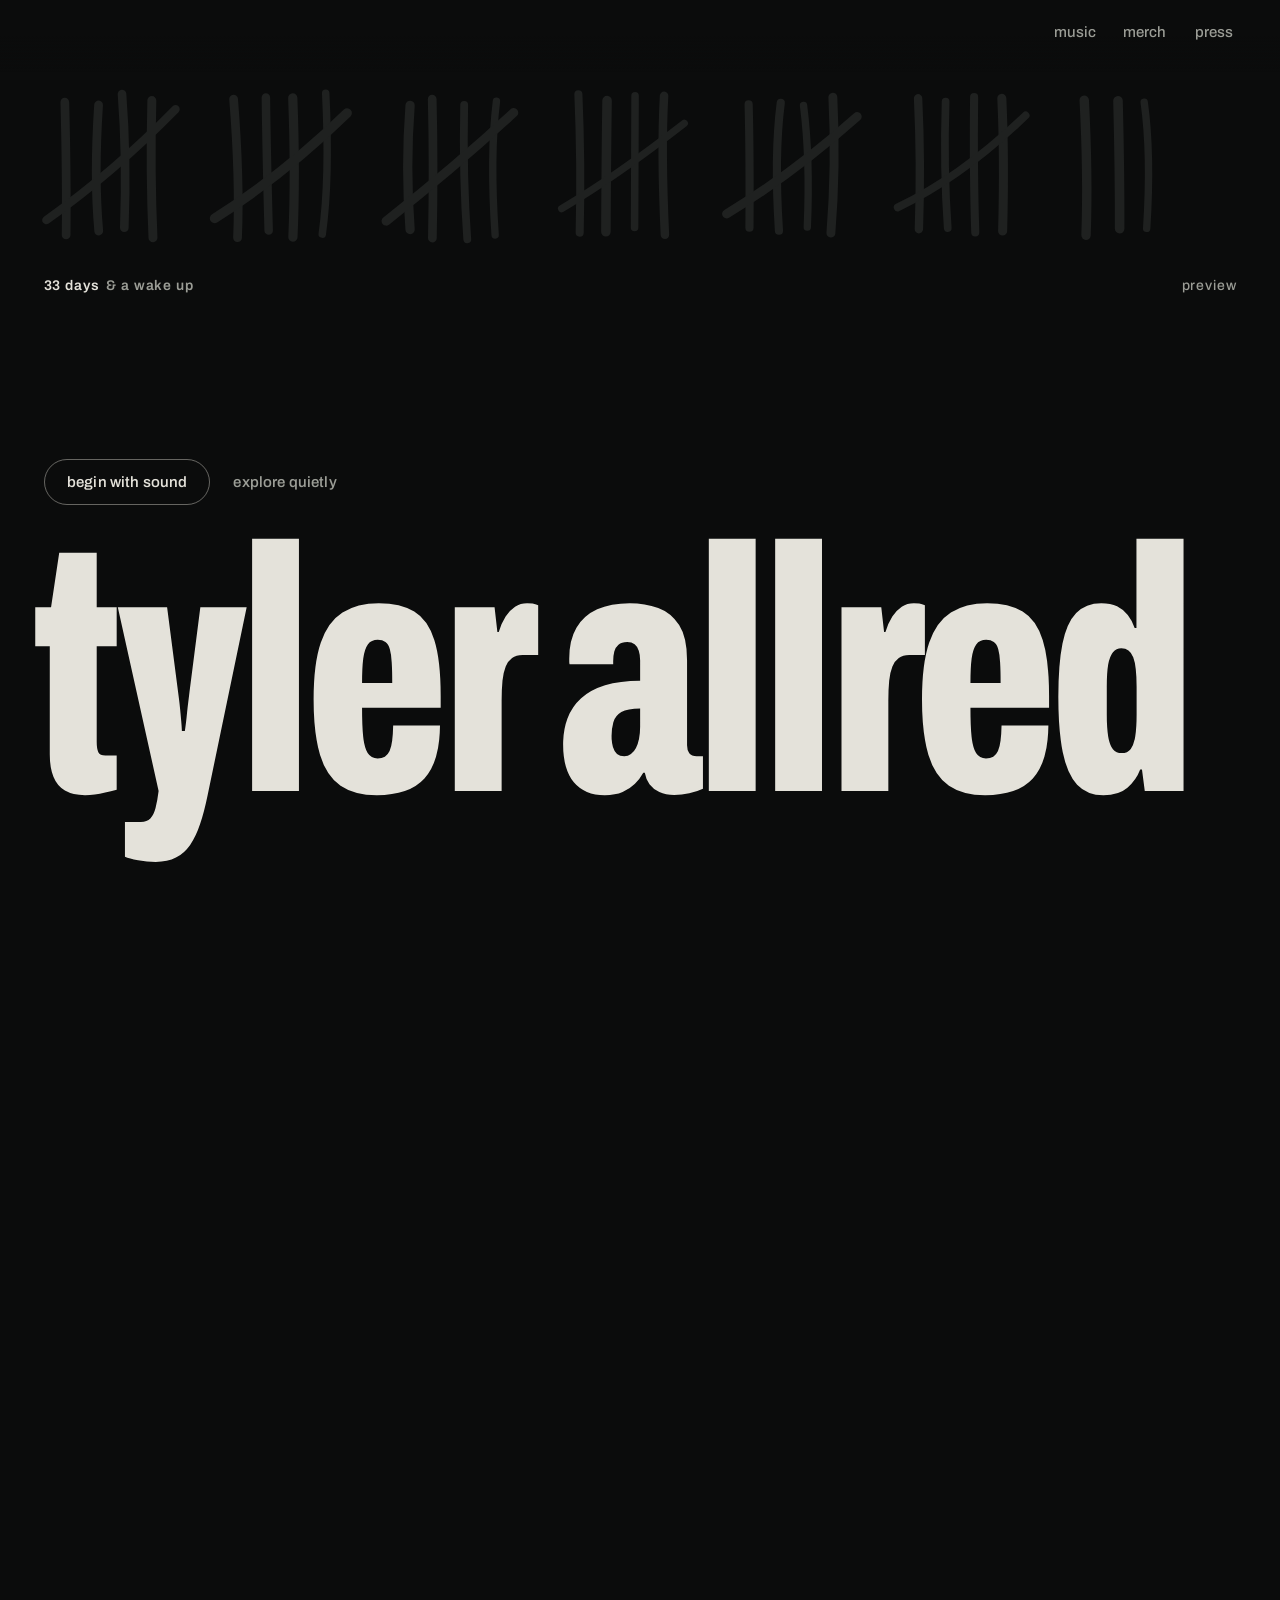
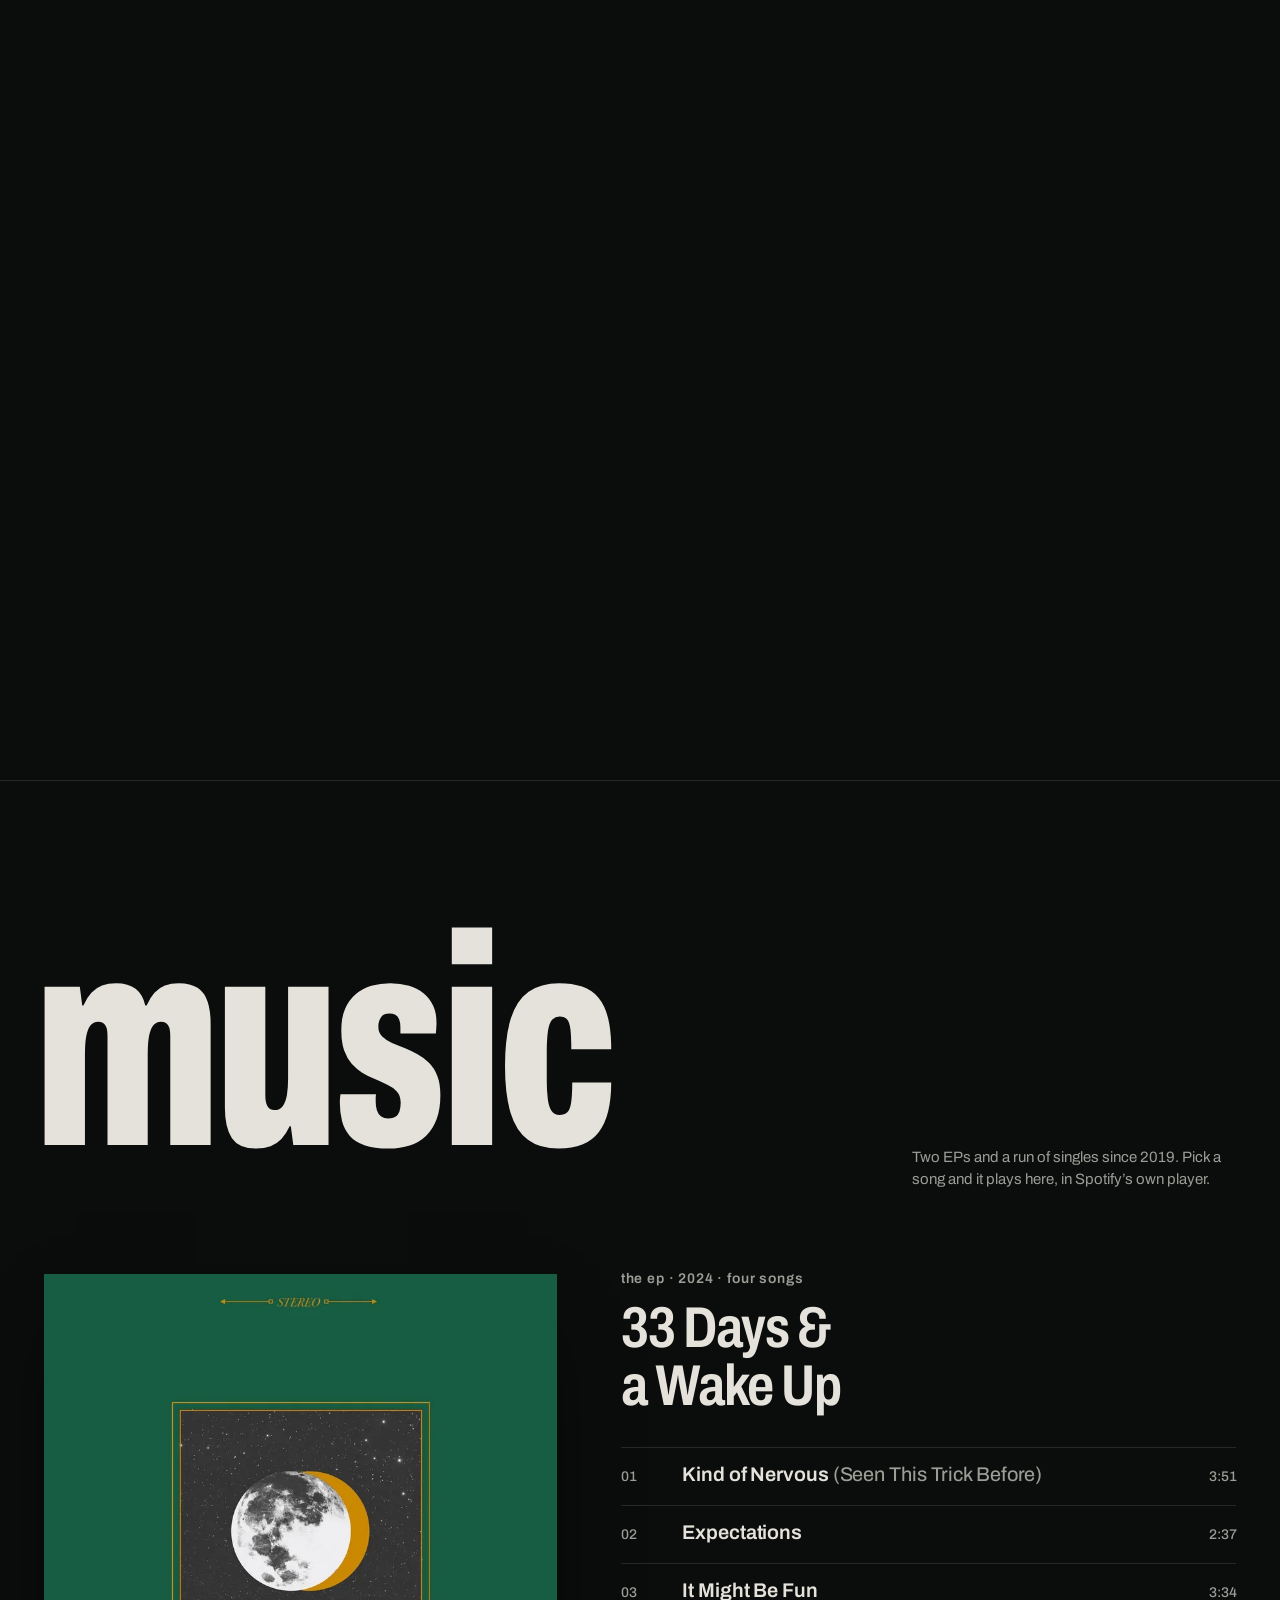
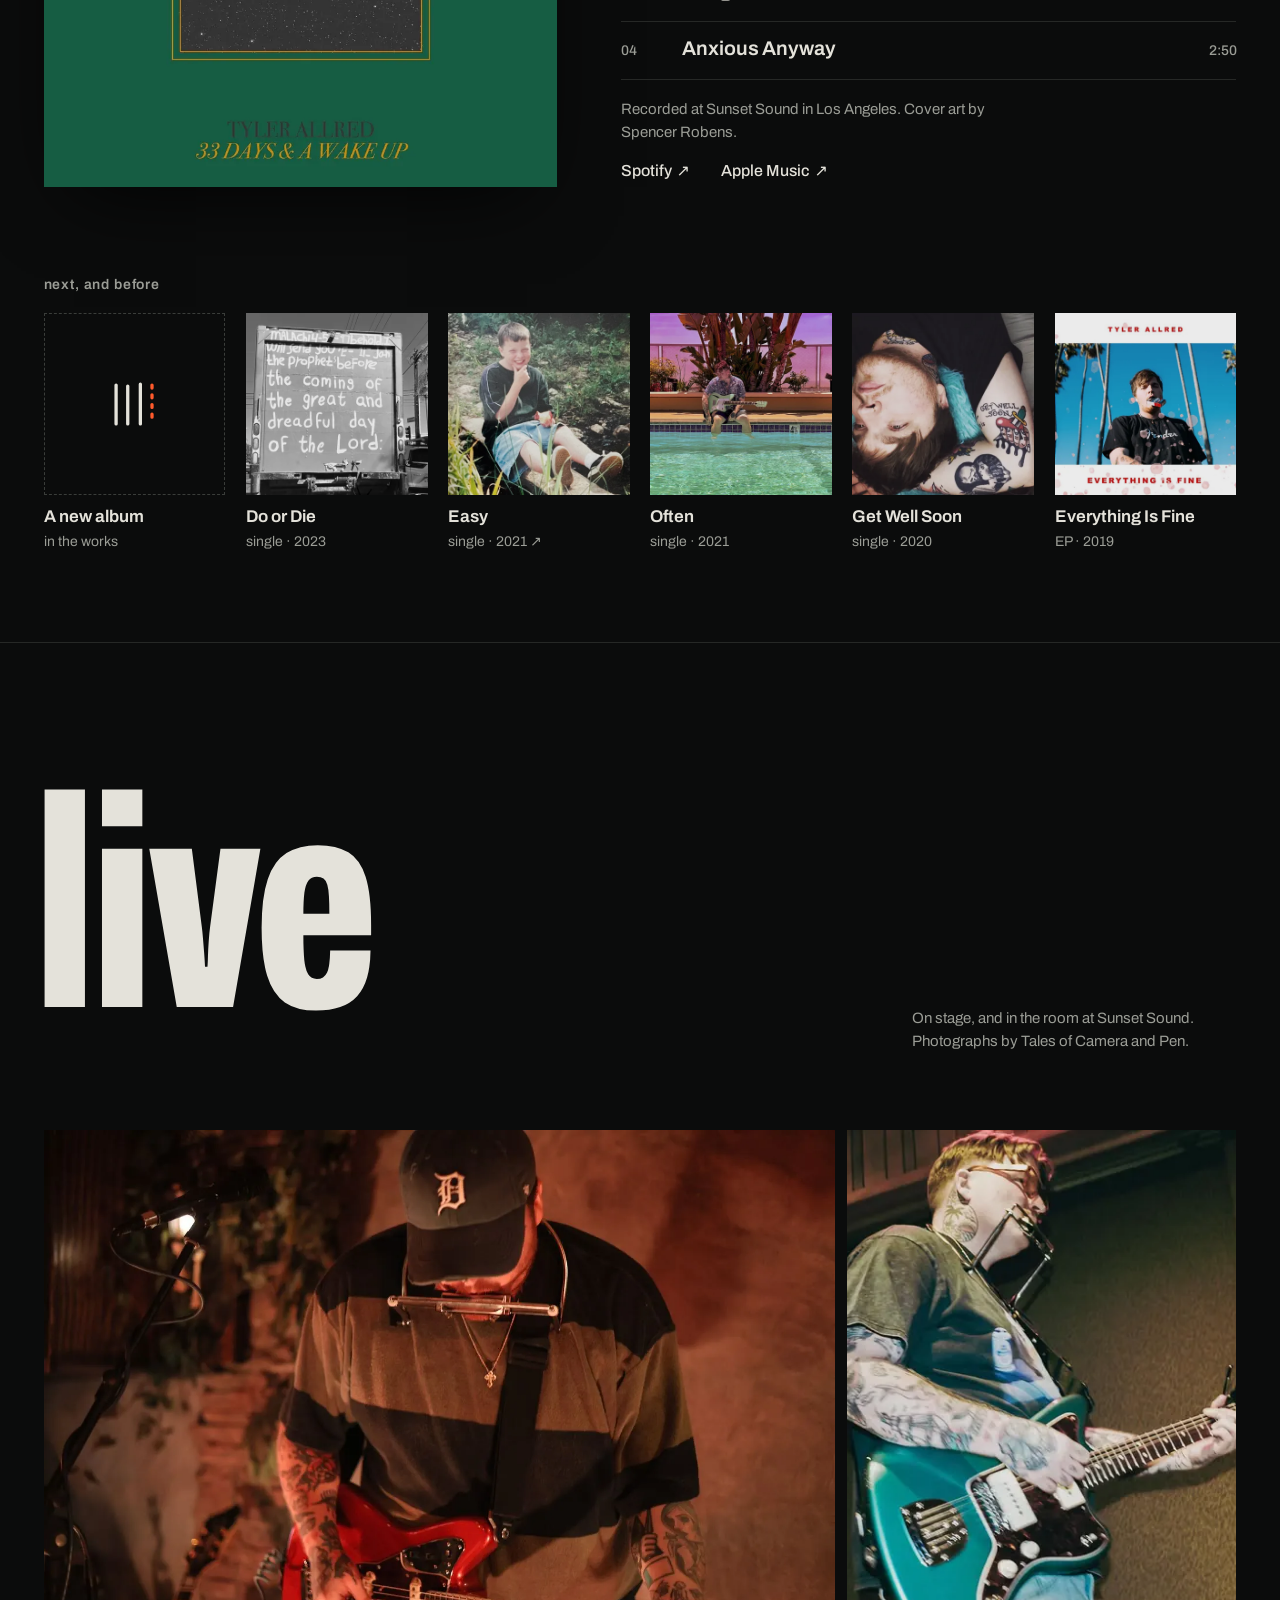
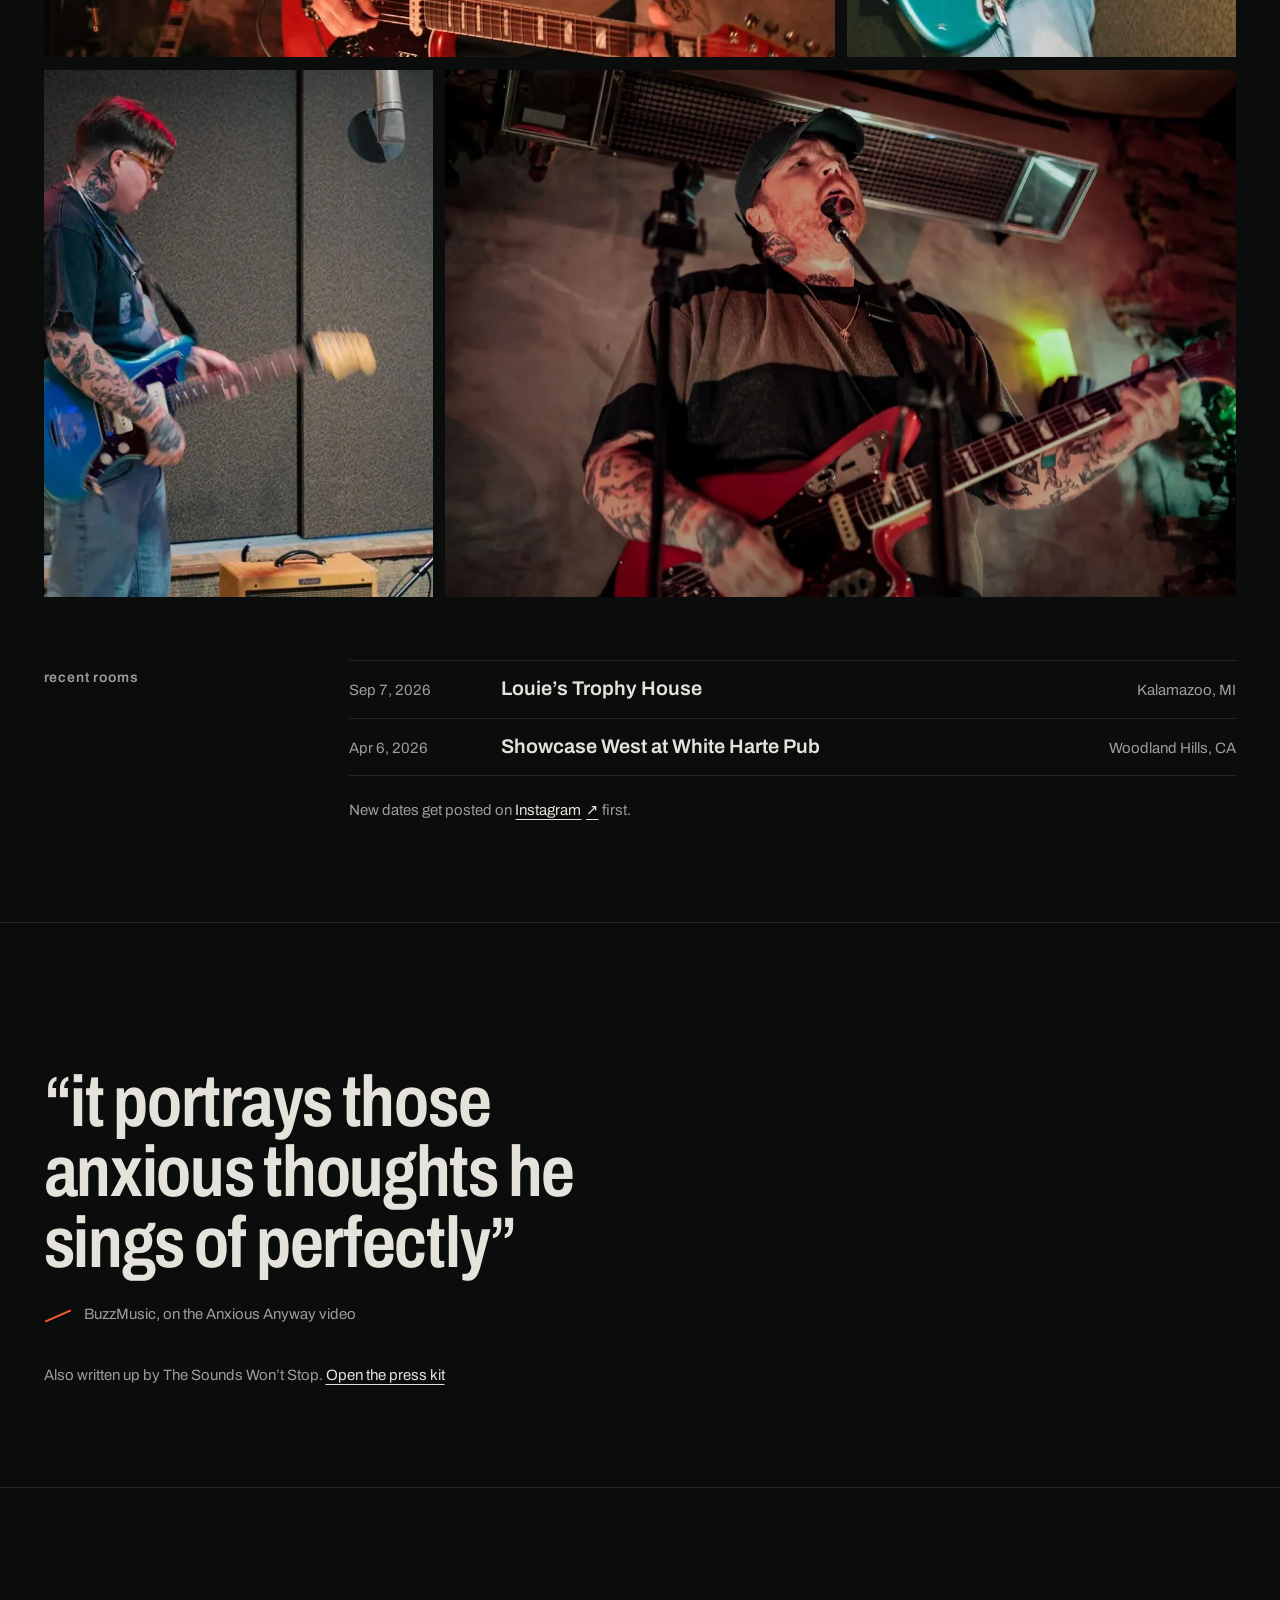
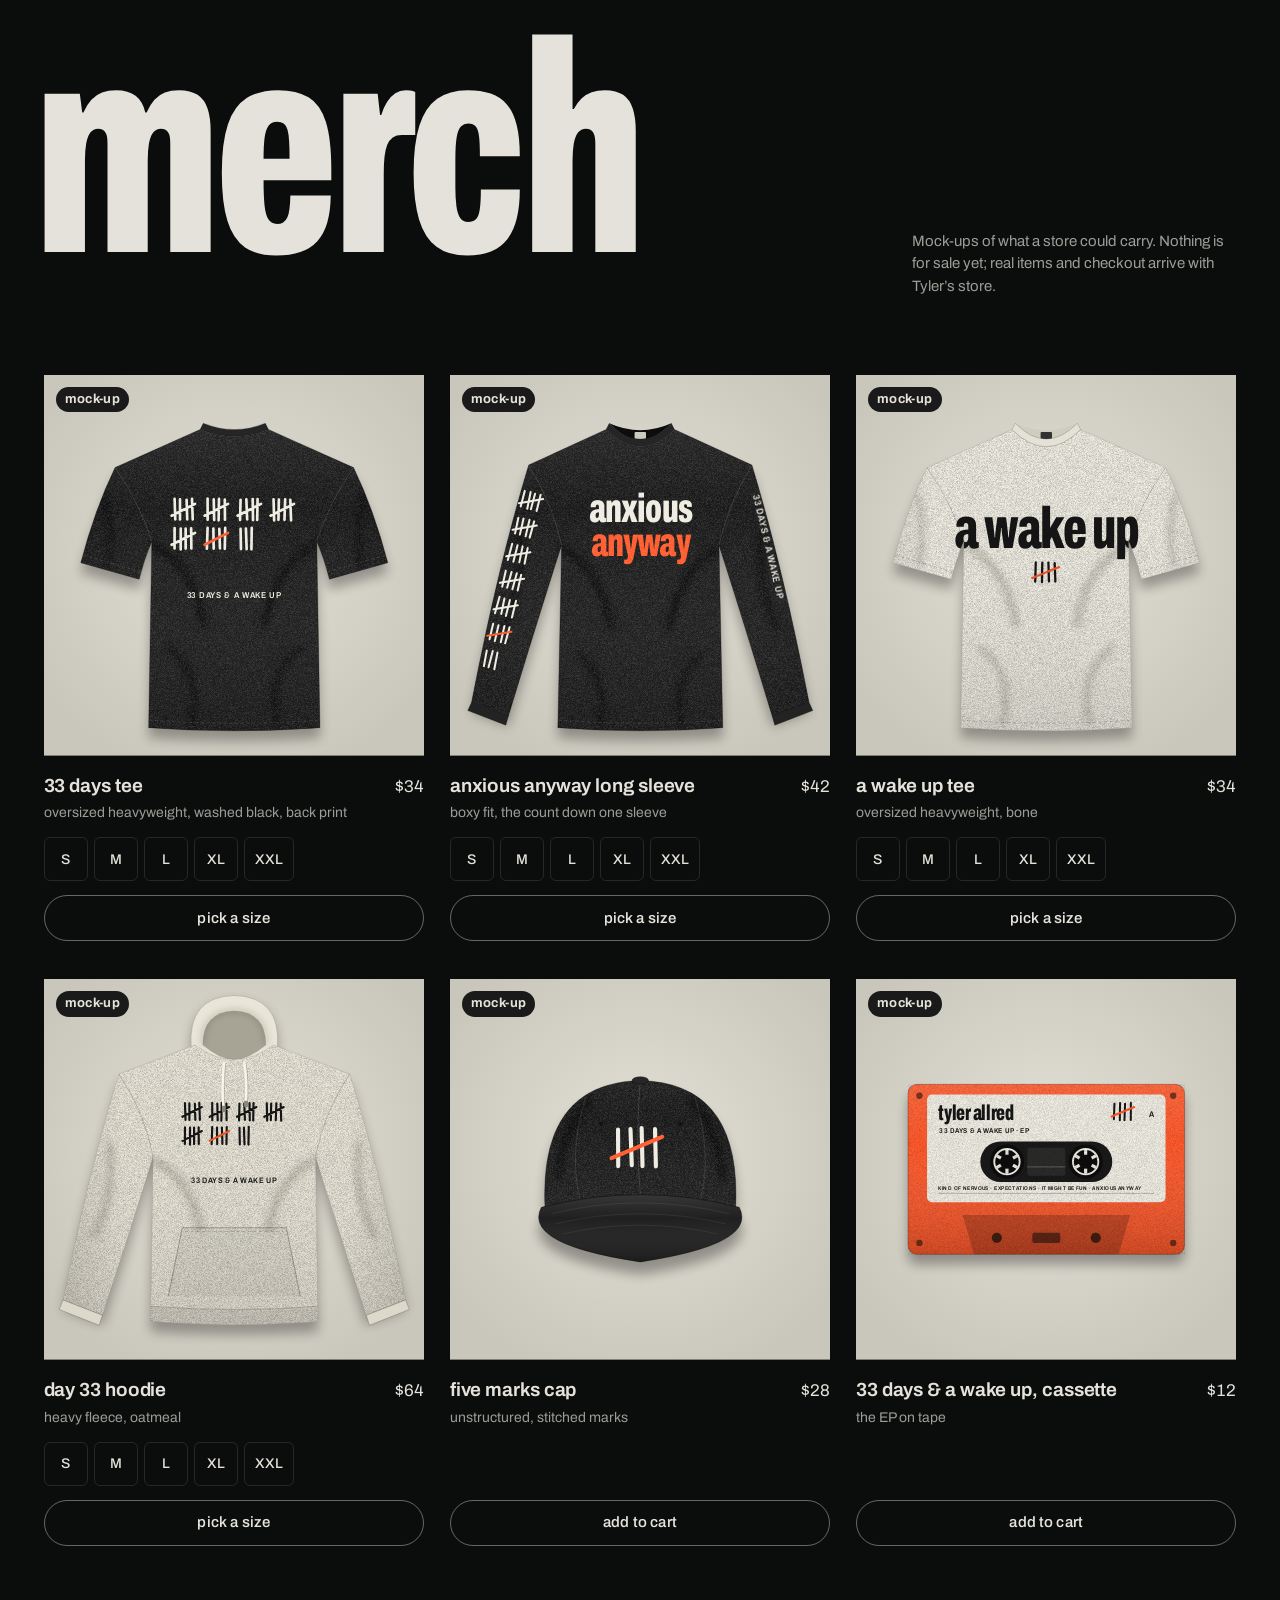
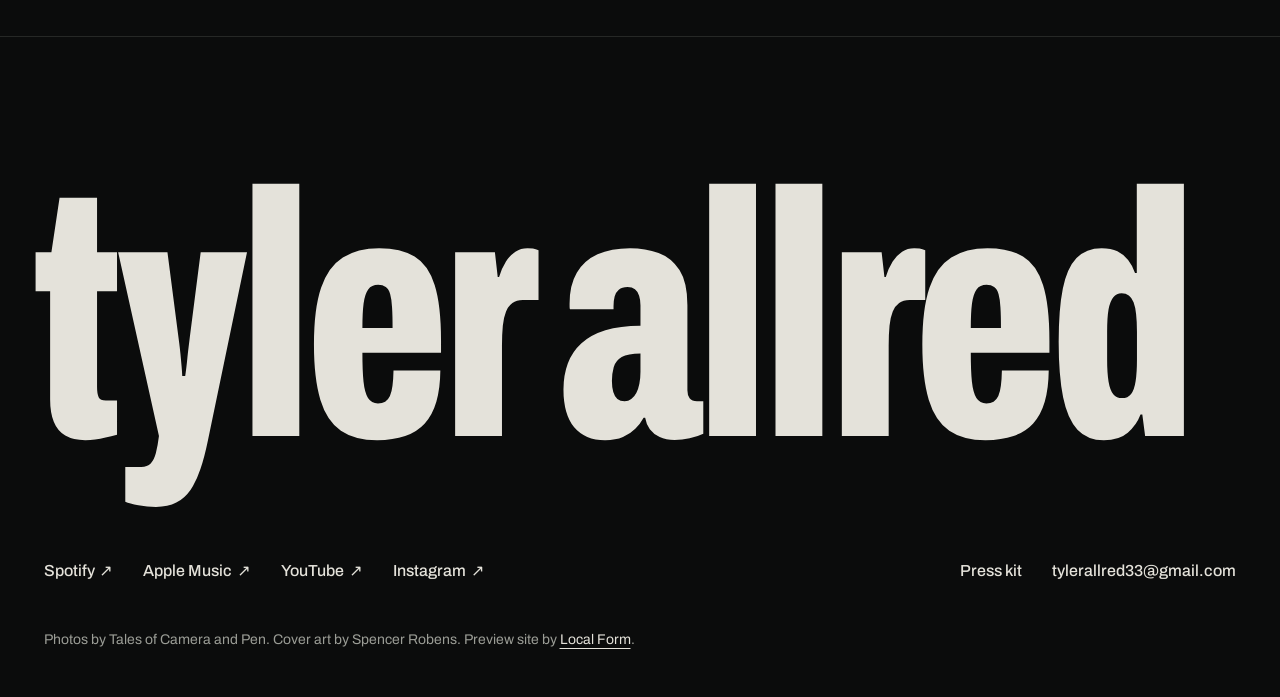
<file: index.html>
<!doctype html>
<html lang="en">
<head>
  <meta charset="utf-8" />
  <meta name="viewport" content="width=device-width, initial-scale=1, viewport-fit=cover" />
  <title>tyler allred — anxious anyway</title>
  <meta name="description" content="Tyler Allred, singer-songwriter. Anxious Anyway, from the EP 33 Days &amp; a Wake Up." />
  <meta name="robots" content="noindex" />
  <meta name="theme-color" content="#0b0c0c" />
  <meta property="og:title" content="tyler allred — anxious anyway" />
  <meta property="og:description" content="Anxious Anyway, from the EP 33 Days &amp; a Wake Up." />
  <meta property="og:image" content="https://preview.localform.online/tyler-allred-preview/img/card.jpg" />
  <link rel="icon" href="data:image/svg+xml,%3Csvg xmlns='http://www.w3.org/2000/svg' viewBox='0 0 32 32'%3E%3Crect width='32' height='32' fill='%230b0c0c'/%3E%3Cg stroke='%23e4e2da' stroke-width='2.4' stroke-linecap='round'%3E%3Cpath d='M8 7v18M13 7v18M18 7v18M23 7v18'/%3E%3Cpath stroke='%23ff5a2c' d='M4 22 28 10'/%3E%3C/g%3E%3C/svg%3E" />
  <script>
    // Choose the scrolling story before first paint; reduced motion keeps the plain flow.
    if (!matchMedia('(prefers-reduced-motion: reduce)').matches) document.documentElement.classList.add('story-on')
  </script>
  <script type="module" crossorigin src="./assets/main-BGLwbhtP.js"></script>
  <link rel="modulepreload" crossorigin href="./assets/tally-wdlEsGnu.js">
  <link rel="stylesheet" crossorigin href="./assets/tally-Bg3HaGam.css">
</head>
<body>
  <header class="top">
    <a class="top-name" href="#top" aria-label="tyler allred, back to the top">tyler allred</a>
    <span class="sr">Preview site, not public yet.</span>
    <nav class="top-nav" aria-label="Site">
      <a href="#music">music</a>
      <a href="#merch" id="nav-merch" hidden>merch</a>
      <a href="press/">press</a>
      <button type="button" class="cart-btn" id="cart-open" aria-haspopup="dialog" hidden>cart <span id="cart-count">0</span></button>
    </nav>
  </header>

  <main id="top">
    <div class="story" id="story">
      <div class="stage">
        <div class="tally" id="tally" aria-hidden="true">
          <div class="tally-marks" id="tally-marks"></div>
          <p class="tally-label"><span id="tally-day">33 days</span> <span class="tally-rest" id="tally-rest">&amp; a wake up</span><span class="tally-preview">preview</span></p>
        </div>

        <div class="beats">
          <section class="beat beat-arrival" aria-labelledby="name">
            <div class="inner">
              <div class="choose fx" role="group" aria-label="How to begin" data-t="-1,-1,.03,.10">
                <button type="button" class="pill" id="with-sound" aria-pressed="false">begin with sound</button>
                <button type="button" class="pill pill-quiet" id="quietly" aria-pressed="false">explore quietly</button>
              </div>
              <h1 class="mega name fx" id="name" data-t="-1,-1,.05,.13"><span class="w">tyler</span> <span class="w">allred</span></h1>
            </div>
          </section>

          <section class="beat beat-thought" aria-label="How the song began">
            <div class="inner">
              <p class="big fx" data-t=".15,.22,.33,.39">Anxious Anyway began with a line he woke up hearing.</p>
              <p class="aside fx" data-t=".19,.25,.33,.39">Tyler was deep in writer's block, one song short of an EP. He picked up his guitar, and the song came together.</p>
            </div>
          </section>

          <section class="beat beat-person" aria-label="Tyler">
            <figure class="inner">
              <div class="photo fx" data-t=".40,.48,.58,.65" data-depth>
                <picture>
                  <source srcset="img/tyler-portrait.webp" type="image/webp" />
                  <img src="img/tyler-portrait.jpg" width="864" height="1080" decoding="async" loading="lazy"
                    alt="Tyler Allred in a recording studio, in orange-tinted glasses with a harmonica on a neck rack, playing a pale blue electric guitar." />
                </picture>
              </div>
              <figcaption class="person-copy">
                <p class="big fx" data-t=".44,.51,.58,.65">Michigan, then Los Angeles.</p>
                <p class="aside fx" data-t=".47,.53,.58,.65">He started writing songs in elementary school and picked up a guitar around twelve.</p>
              </figcaption>
            </figure>
          </section>

          <section class="beat beat-song" aria-labelledby="song">
            <div class="inner">
              <h2 class="mega song fx" id="song" data-t=".74,.82,9,9"><span class="w">anxious</span> <span class="w">anyway</span></h2>
              <p class="from fx" data-t=".78,.84,9,9">from <span class="nowrap">33 Days &amp; a Wake Up</span> · EP, 2024</p>
              <div class="song-actions fx" data-t=".80,.86,9,9">
                <button type="button" class="pill pill-hot" id="play-here">play it here</button>
                <a class="pill pill-quiet" id="listen" href="https://open.spotify.com/track/51N5VnAq6x7SX5rbxmVKDk" target="_blank" rel="noopener">
                  full song on spotify <span aria-hidden="true">↗</span><span class="sr"> (opens in a new tab)</span>
                </a>
              </div>
            </div>
          </section>
        </div>
      </div>
    </div>

    <section class="sec music" id="music" aria-labelledby="music-h">
      <div class="sec-head">
        <h2 class="mega sec-title" id="music-h">music</h2>
        <p class="sec-note">Two EPs and a run of singles since 2019. Pick a song and it plays here, in Spotify’s own player.</p>
      </div>

      <article class="ep" aria-labelledby="ep-h">
        <div class="ep-cover rise">
          <img src="img/covers/33-days-a-wake-up.webp" srcset="img/covers/33-days-a-wake-up-400.webp 400w, img/covers/33-days-a-wake-up.webp 800w" sizes="(max-width: 900px) 92vw, 42vw" width="800" height="800" loading="lazy" decoding="async"
            alt="Cover of 33 Days &amp; a Wake Up: a full moon with a gold crescent behind it, in a square of stars on deep green." />
        </div>
        <div class="ep-body rise">
          <p class="kicker">the EP · 2024 · four songs</p>
          <h3 class="big ep-title" id="ep-h">33 Days &amp; a Wake Up</h3>
          <ol class="tracks">
            <li><a class="track" href="https://open.spotify.com/track/3wuXVwHataJVHq0PpX9Mal" data-uri="spotify:track:3wuXVwHataJVHq0PpX9Mal" target="_blank" rel="noopener">
              <span class="track-n">01</span><span class="track-t">Kind of Nervous <span class="track-sub">(Seen This Trick Before)</span></span><span class="track-d">3:51</span><span class="sr"> (plays in the Spotify player)</span></a></li>
            <li><a class="track" href="https://open.spotify.com/track/4MFLGZh41siDweZuK8DmyN" data-uri="spotify:track:4MFLGZh41siDweZuK8DmyN" target="_blank" rel="noopener">
              <span class="track-n">02</span><span class="track-t">Expectations</span><span class="track-d">2:37</span><span class="sr"> (plays in the Spotify player)</span></a></li>
            <li><a class="track" href="https://open.spotify.com/track/07Sm52aDtSo7yb7LFjetUd" data-uri="spotify:track:07Sm52aDtSo7yb7LFjetUd" target="_blank" rel="noopener">
              <span class="track-n">03</span><span class="track-t">It Might Be Fun</span><span class="track-d">3:34</span><span class="sr"> (plays in the Spotify player)</span></a></li>
            <li><a class="track" href="https://open.spotify.com/track/51N5VnAq6x7SX5rbxmVKDk" data-uri="spotify:track:51N5VnAq6x7SX5rbxmVKDk" target="_blank" rel="noopener">
              <span class="track-n">04</span><span class="track-t">Anxious Anyway</span><span class="track-d">2:50</span><span class="sr"> (plays in the Spotify player)</span></a></li>
          </ol>
          <p class="ep-credit">Recorded at Sunset Sound in Los Angeles. Cover art by Spencer Robens.</p>
          <ul class="links">
            <li><a href="https://open.spotify.com/artist/2QXPR6XeduBU3eRzJZH6ht" target="_blank" rel="noopener">Spotify <span aria-hidden="true">↗</span><span class="sr"> (opens in a new tab)</span></a></li>
            <li><a href="https://music.apple.com/us/album/33-days-a-wake-up-ep/1755292474" target="_blank" rel="noopener">Apple Music <span aria-hidden="true">↗</span><span class="sr"> (opens in a new tab)</span></a></li>
          </ul>
        </div>
      </article>

      <h3 class="kicker rels-h">next, and before</h3>
      <ul class="rels rise">
        <li><div class="rel rel-next">
          <span class="rel-art"><svg viewBox="0 0 100 100" aria-hidden="true" focusable="false"><g fill="none" stroke-width="3.4" stroke-linecap="round"><path stroke="currentColor" d="M31 30v40M43 31v39M56 29v41"/><path class="hot" stroke-dasharray="3 7" d="M68 30v40"/></g></svg></span>
          <span class="rel-t">A new album</span><span class="rel-y">in the works</span></div></li>
        <li><a class="rel" href="https://open.spotify.com/track/0AIK1VSdHE3WedEwKrzLdx" data-uri="spotify:track:0AIK1VSdHE3WedEwKrzLdx" target="_blank" rel="noopener">
          <span class="rel-art"><img src="img/covers/do-or-die-400.webp" srcset="img/covers/do-or-die-400.webp 400w, img/covers/do-or-die.webp 800w" sizes="(max-width: 640px) 46vw, (max-width: 1100px) 31vw, 16vw" width="400" height="400" loading="lazy" decoding="async" alt="Cover of Do or Die: hand-painted scripture on the back of a box truck, in black and white." /></span>
          <span class="rel-t">Do or Die</span><span class="rel-y">single · 2023<span class="sr"> (plays in the Spotify player)</span></span></a></li>
        <li><a class="rel" href="https://music.apple.com/us/album/easy-single/1581706644" target="_blank" rel="noopener">
          <span class="rel-art"><img src="img/covers/easy-400.webp" srcset="img/covers/easy-400.webp 400w, img/covers/easy.webp 800w" sizes="(max-width: 640px) 46vw, (max-width: 1100px) 31vw, 16vw" width="400" height="400" loading="lazy" decoding="async" alt="Cover of Easy: an old snapshot of a boy sitting in the grass, grinning." /></span>
          <span class="rel-t">Easy</span><span class="rel-y">single · 2021 <span aria-hidden="true">↗</span><span class="sr"> (opens Apple Music in a new tab)</span></span></a></li>
        <li><a class="rel" href="https://open.spotify.com/track/3zlXCspcvV9x1PpAUQ2BAk" data-uri="spotify:track:3zlXCspcvV9x1PpAUQ2BAk" target="_blank" rel="noopener">
          <span class="rel-art"><img src="img/covers/often-400.webp" srcset="img/covers/often-400.webp 400w, img/covers/often.webp 800w" sizes="(max-width: 640px) 46vw, (max-width: 1100px) 31vw, 16vw" width="400" height="400" loading="lazy" decoding="async" alt="Cover of Often: Tyler sitting at the edge of a pool with a guitar, under a pink sky." /></span>
          <span class="rel-t">Often</span><span class="rel-y">single · 2021<span class="sr"> (plays in the Spotify player)</span></span></a></li>
        <li><a class="rel" href="https://open.spotify.com/track/5mWN9fLxlbOcG7AyMBHGYs" data-uri="spotify:track:5mWN9fLxlbOcG7AyMBHGYs" target="_blank" rel="noopener">
          <span class="rel-art"><img src="img/covers/get-well-soon-400.webp" srcset="img/covers/get-well-soon-400.webp 400w, img/covers/get-well-soon.webp 800w" sizes="(max-width: 640px) 46vw, (max-width: 1100px) 31vw, 16vw" width="400" height="400" loading="lazy" decoding="async" alt="Cover of Get Well Soon: a close photo of a tattoo that reads get well soon." /></span>
          <span class="rel-t">Get Well Soon</span><span class="rel-y">single · 2020<span class="sr"> (plays in the Spotify player)</span></span></a></li>
        <li><a class="rel" href="https://open.spotify.com/track/3Wkx4gJO7dzQY3euJg8Cpr" data-uri="spotify:track:3Wkx4gJO7dzQY3euJg8Cpr" target="_blank" rel="noopener">
          <span class="rel-art"><img src="img/covers/everything-is-fine-400.webp" srcset="img/covers/everything-is-fine-400.webp 400w, img/covers/everything-is-fine.webp 800w" sizes="(max-width: 640px) 46vw, (max-width: 1100px) 31vw, 16vw" width="400" height="400" loading="lazy" decoding="async" alt="Cover of Everything Is Fine: Tyler under palm trees and a blue sky." /></span>
          <span class="rel-t">Everything Is Fine</span><span class="rel-y">EP · 2019<span class="sr"> (plays in the Spotify player)</span></span></a></li>
      </ul>
    </section>

    <section class="sec live" id="live" aria-labelledby="live-h">
      <div class="sec-head">
        <h2 class="mega sec-title" id="live-h">live</h2>
        <p class="sec-note">On stage, and in the room at Sunset Sound. Photographs by Tales of Camera and Pen.</p>
      </div>
      <div class="shots-grid">
        <figure class="shot shot-wide rise"><img src="img/live-1.webp" srcset="img/live-1-720.webp 720w, img/live-1.webp 1364w" sizes="(max-width: 640px) 92vw, 62vw" width="1364" height="908" loading="lazy" decoding="async"
          alt="Tyler Allred on stage in warm red light, head down under a ball cap, playing a red electric guitar with a harmonica on a neck rack." /></figure>
        <figure class="shot rise"><img src="img/studio-1.webp" srcset="img/studio-1-720.webp 720w, img/studio-1.webp 1440w" sizes="(max-width: 640px) 46vw, 31vw" width="1440" height="1080" loading="lazy" decoding="async"
          alt="Tyler in the studio from below, playing a teal electric guitar." /></figure>
        <figure class="shot rise"><img src="img/studio-3.webp" srcset="img/studio-3-720.webp 720w, img/studio-3.webp 1440w" sizes="(max-width: 640px) 46vw, 31vw" width="1440" height="1080" loading="lazy" decoding="async"
          alt="Tyler standing under a hanging studio microphone, looking down at a blue electric guitar." /></figure>
        <figure class="shot shot-wide rise"><img src="img/live-3.webp" srcset="img/live-3-720.webp 720w, img/live-3.webp 1364w" sizes="(max-width: 640px) 92vw, 62vw" width="1364" height="908" loading="lazy" decoding="async"
          alt="Tyler singing into a microphone on a small stage, red guitar in hand." /></figure>
      </div>
      <div class="rooms rise">
        <h3 class="kicker">recent rooms</h3>
        <ul class="room-list">
          <li><span class="room-d">Sep 7, 2026</span><span class="room-v">Louie’s Trophy House</span><span class="room-c">Kalamazoo, MI</span></li>
          <li><span class="room-d">Apr 6, 2026</span><span class="room-v">Showcase West at White Harte Pub</span><span class="room-c">Woodland Hills, CA</span></li>
        </ul>
        <p class="room-note">New dates get posted on <a href="https://www.instagram.com/tylerallredmusic/" target="_blank" rel="noopener">Instagram <span aria-hidden="true">↗</span><span class="sr"> (opens in a new tab)</span></a> first.</p>
      </div>
    </section>

    <section class="sec said" aria-label="Press">
      <figure class="quote rise">
        <blockquote class="big">“it portrays those anxious thoughts he sings of perfectly”</blockquote>
        <figcaption>BuzzMusic, on the Anxious Anyway video</figcaption>
      </figure>
      <p class="said-more rise">Also written up by The Sounds Won’t Stop. <a href="press/">Open the press kit</a></p>
    </section>

    <section class="sec merch" id="merch" aria-labelledby="merch-h" hidden>
      <div class="sec-head">
        <h2 class="mega sec-title" id="merch-h">merch</h2>
        <p class="sec-note" id="merch-note"></p>
      </div>
      <ul class="merch-grid" id="merch-grid"></ul>
    </section>

    <footer class="end" id="end">
      <p class="mega end-name"><span class="w">tyler</span> <span class="w">allred</span></p>
      <div class="end-cols">
        <nav aria-label="Listen and follow">
          <ul class="links">
            <li><a href="https://open.spotify.com/artist/2QXPR6XeduBU3eRzJZH6ht" target="_blank" rel="noopener">Spotify <span aria-hidden="true">↗</span><span class="sr"> (opens in a new tab)</span></a></li>
            <li><a href="https://music.apple.com/us/artist/tyler-allred/1455979250" target="_blank" rel="noopener">Apple Music <span aria-hidden="true">↗</span><span class="sr"> (opens in a new tab)</span></a></li>
            <li><a href="https://www.youtube.com/watch?v=qlzAt-B2IPk" target="_blank" rel="noopener">YouTube <span aria-hidden="true">↗</span><span class="sr"> (opens in a new tab)</span></a></li>
            <li><a href="https://www.instagram.com/tylerallredmusic/" target="_blank" rel="noopener">Instagram <span aria-hidden="true">↗</span><span class="sr"> (opens in a new tab)</span></a></li>
          </ul>
        </nav>
        <ul class="links">
          <li><a href="press/">Press kit</a></li>
          <li><a href="mailto:tylerallred33@gmail.com">tylerallred33@gmail.com</a></li>
        </ul>
      </div>
      <p class="end-fine">Photos by Tales of Camera and Pen. Cover art by Spencer Robens. Preview site by <a href="https://localform.online" target="_blank" rel="noopener">Local Form<span class="sr"> (opens in a new tab)</span></a>.</p>
    </footer>
  </main>

  <dialog class="cart" id="cart" aria-labelledby="cart-h">
    <div class="cart-head">
      <h2 id="cart-h">cart</h2>
      <button type="button" class="text-btn" id="cart-close">close</button>
    </div>
    <ul class="cart-lines" id="cart-lines"></ul>
    <p class="cart-empty" id="cart-empty">Nothing in here yet.</p>
    <div class="cart-foot">
      <p class="cart-total"><span>subtotal</span><span id="cart-total">$0</span></p>
      <button type="button" class="pill pill-hot cart-checkout" id="cart-checkout">check out</button>
      <p class="cart-msg" id="cart-msg" aria-live="polite"></p>
    </div>
  </dialog>

  <aside class="dock" id="dock" aria-label="Sound" hidden></aside>

<script>/* lf-open: counts a tagged preview link being opened (?r=). No cookies. Local Form */(function(){try{var r=new URLSearchParams(location.search).get('r');if(!r||!navigator.sendBeacon||sessionStorage.getItem('lf-open'))return;sessionStorage.setItem('lf-open','1');navigator.sendBeacon('https://localform.online/api/open',JSON.stringify({r:r,s:location.pathname.split('/')[1]||location.hostname,d:matchMedia('(pointer:coarse)').matches?'phone':'desktop'}))}catch(e){}})();</script>
</body>
</html>
</file>
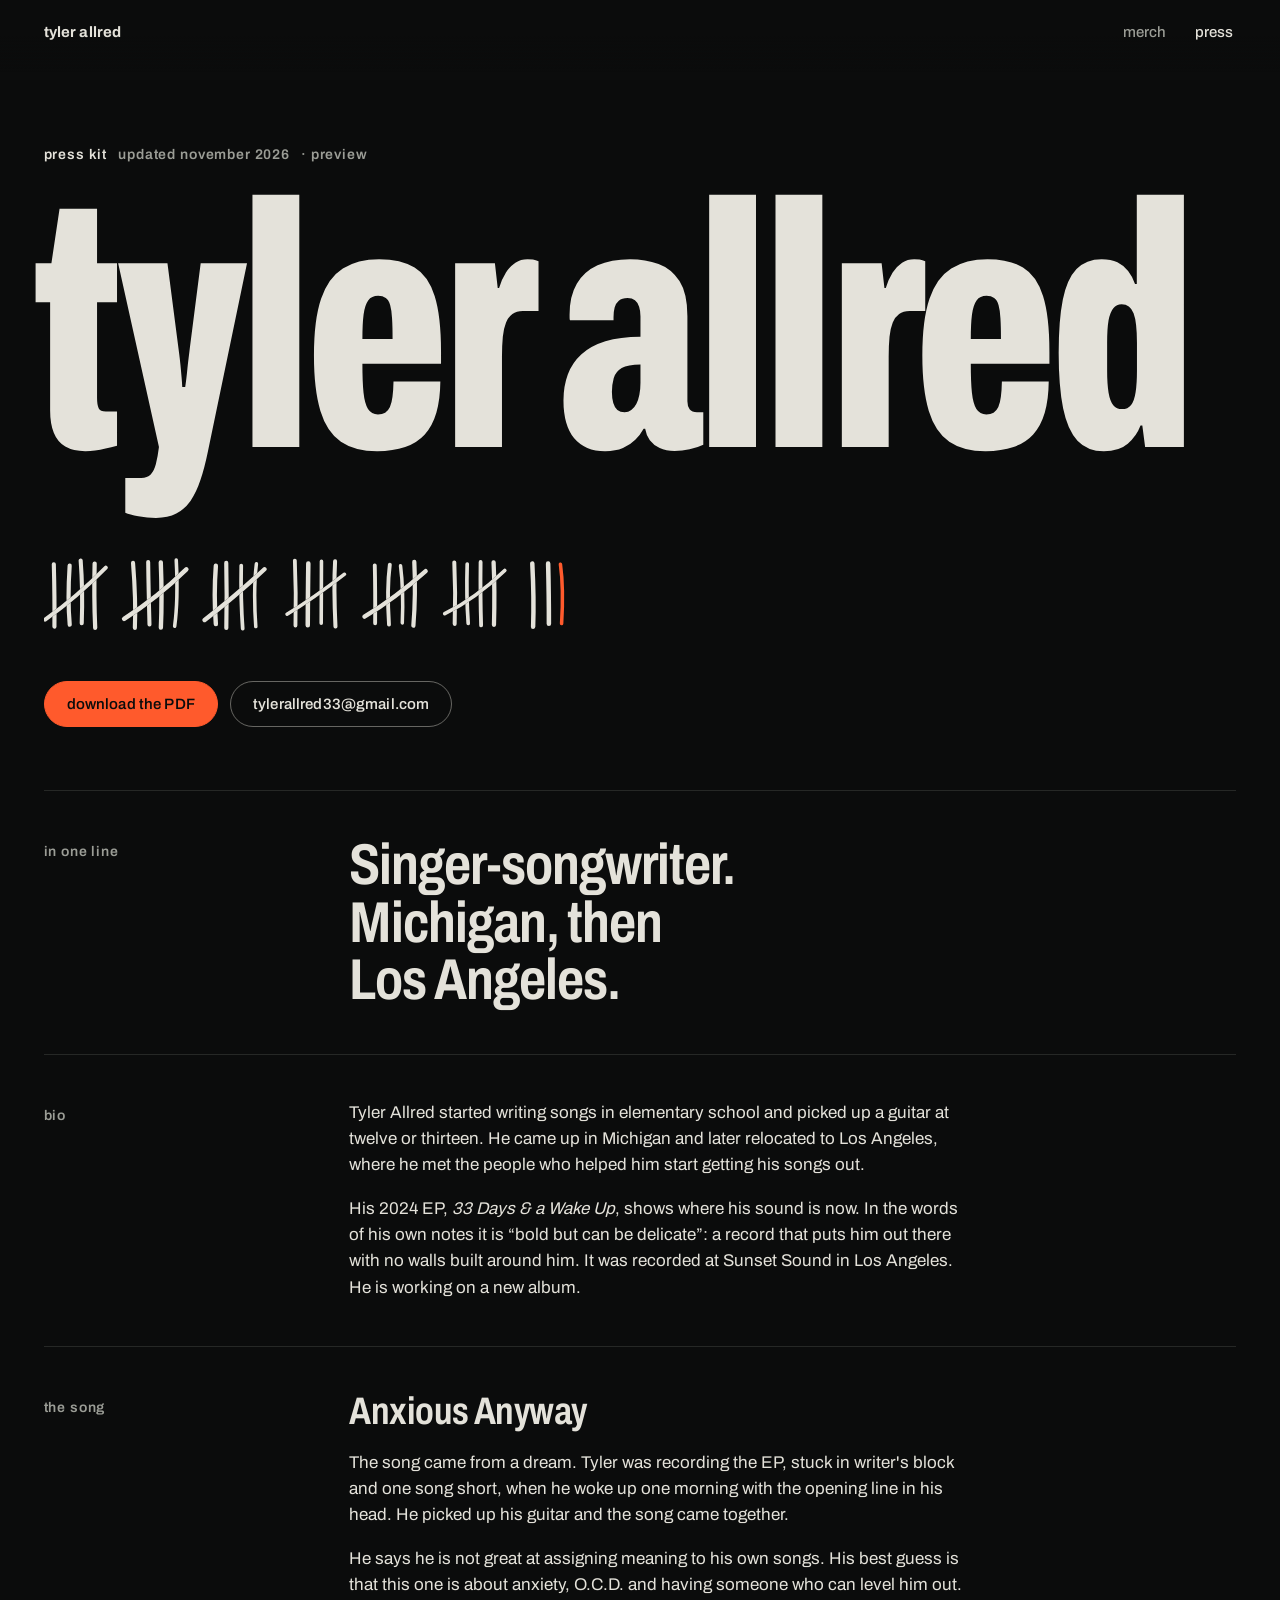
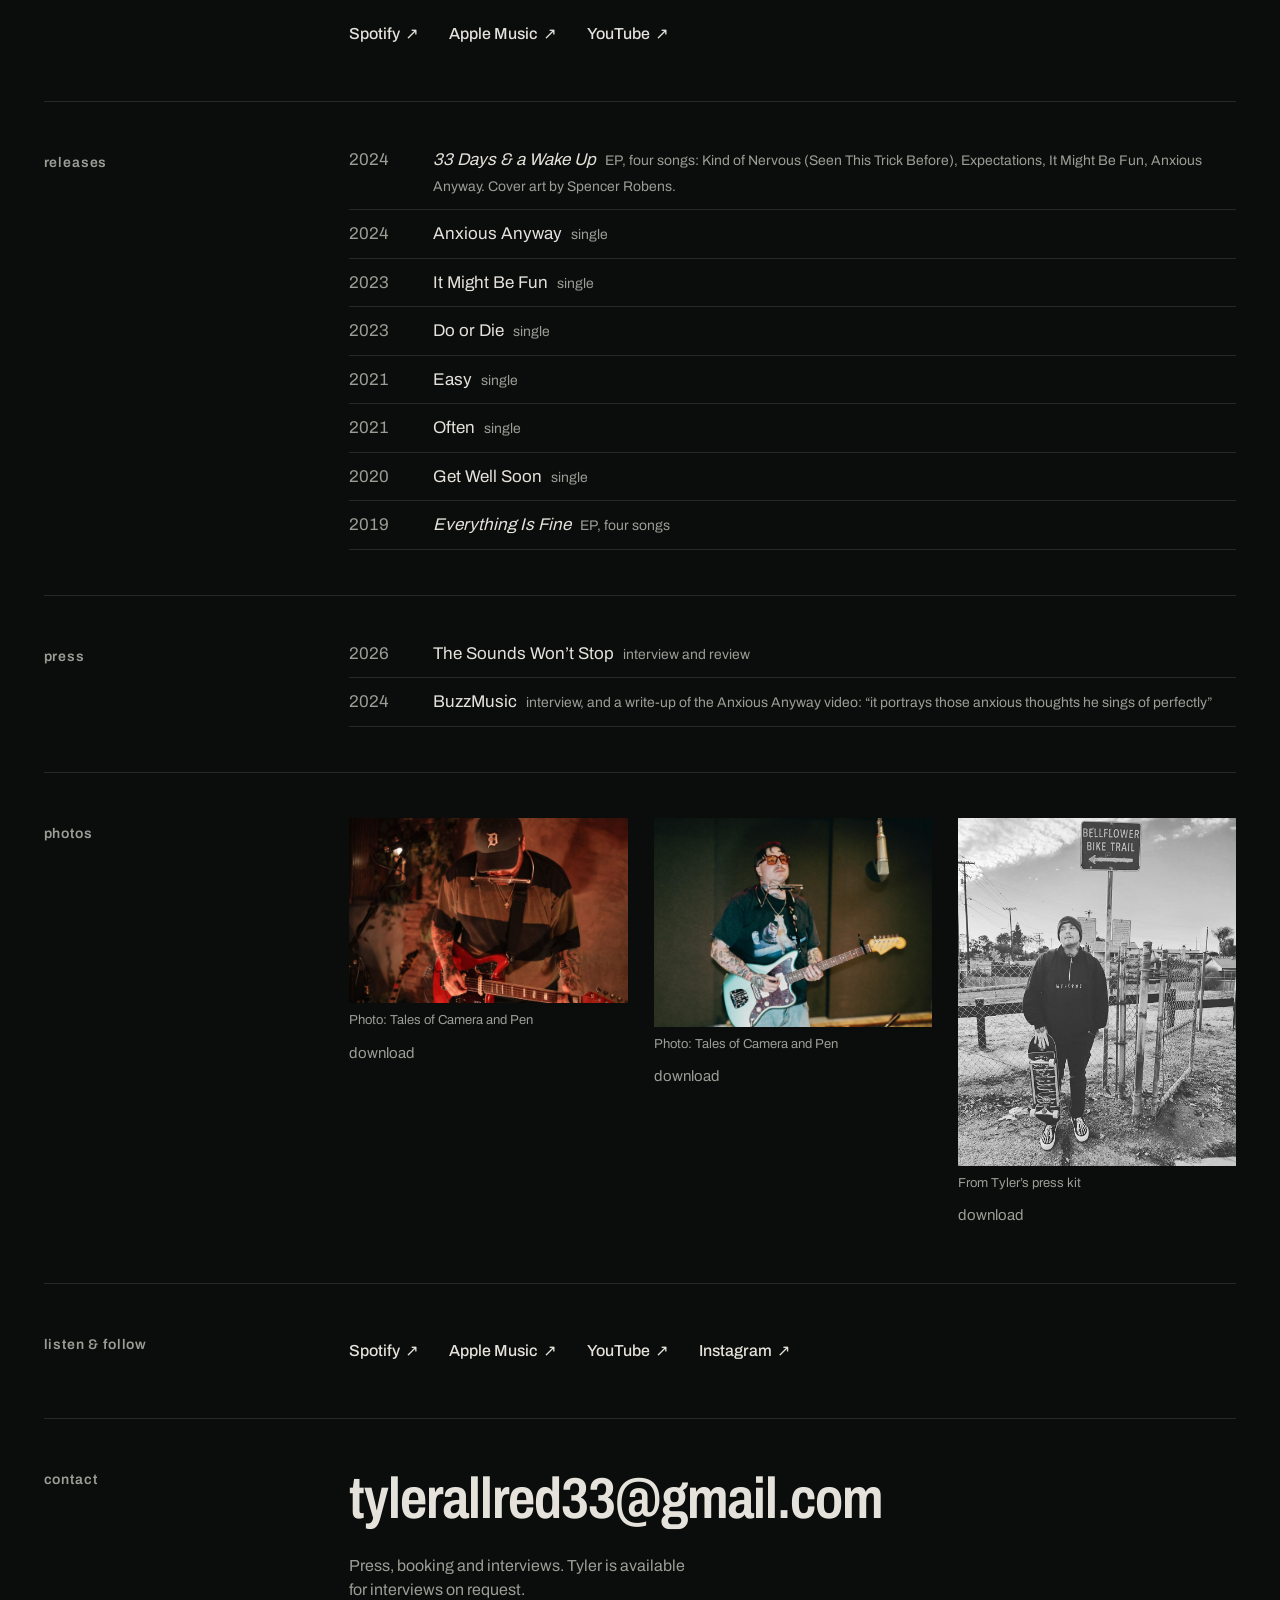
<file: press/index.html>
<!doctype html>
<html lang="en">
<head>
  <meta charset="utf-8" />
  <meta name="viewport" content="width=device-width, initial-scale=1, viewport-fit=cover" />
  <title>tyler allred — press kit</title>
  <meta property="og:title" content="tyler allred — press kit" />
  <meta property="og:description" content="Bio, the story of Anxious Anyway, releases, photos and contact." />
  <meta property="og:image" content="https://preview.localform.online/tyler-allred-preview/img/card.jpg" />
  <meta name="description" content="Press kit for singer-songwriter Tyler Allred: bio, the story of Anxious Anyway, releases, photos and contact." />
  <meta name="robots" content="noindex" />
  <meta name="theme-color" content="#0b0c0c" />
  <link rel="icon" href="data:image/svg+xml,%3Csvg xmlns='http://www.w3.org/2000/svg' viewBox='0 0 32 32'%3E%3Crect width='32' height='32' fill='%230b0c0c'/%3E%3Cg stroke='%23e4e2da' stroke-width='2.4' stroke-linecap='round'%3E%3Cpath d='M8 7v18M13 7v18M18 7v18M23 7v18'/%3E%3Cpath stroke='%23ff5a2c' d='M4 22 28 10'/%3E%3C/g%3E%3C/svg%3E" />
  <script type="module" crossorigin src="../assets/press-BxBPnGE7.js"></script>
  <link rel="modulepreload" crossorigin href="../assets/tally-wdlEsGnu.js">
  <link rel="stylesheet" crossorigin href="../assets/tally-Bg3HaGam.css">
  <link rel="stylesheet" crossorigin href="../assets/press-CbhByXJX.css">
</head>
<body class="press">
  <header class="top">
    <a class="top-name" href="../">tyler allred</a>
    <nav class="top-nav" aria-label="Site">
      <a href="../#merch">merch</a>
      <a href="./" aria-current="page">press</a>
    </nav>
  </header>

  <main class="kit">
    <section class="kit-hero">
      <p class="kit-kicker">press kit <span>updated November 2026</span> <span class="no-print">· preview</span></p>
      <h1 class="mega"><span class="w">tyler</span> <span class="w">allred</span></h1>
      <div class="kit-tally" aria-hidden="true"><div id="tally-marks"></div></div>
      <div class="kit-actions">
        <a class="pill pill-hot" href="tyler-allred-press-kit.pdf" download>download the PDF</a>
        <a class="pill" href="mailto:tylerallred33@gmail.com">tylerallred33@gmail.com</a>
      </div>
    </section>

    <section class="row">
      <h2 class="row-h">in one line</h2>
      <div class="row-b">
        <p class="big">Singer-songwriter. Michigan, then Los Angeles.</p>
      </div>
    </section>

    <section class="row">
      <h2 class="row-h">bio</h2>
      <div class="row-b prose">
        <p>Tyler Allred started writing songs in elementary school and picked up a guitar at twelve or thirteen. He came up in Michigan and later relocated to Los Angeles, where he met the people who helped him start getting his songs out.</p>
        <p>His 2024 EP, <em>33 Days &amp; a Wake Up</em>, shows where his sound is now. In the words of his own notes it is “bold but can be delicate”: a record that puts him out there with no walls built around him. It was recorded at Sunset Sound in Los Angeles. He is working on a new album.</p>
      </div>
    </section>

    <section class="row">
      <h2 class="row-h">the song</h2>
      <div class="row-b prose">
        <p class="row-title">Anxious Anyway</p>
        <p>The song came from a dream. Tyler was recording the EP, stuck in writer's block and one song short, when he woke up one morning with the opening line in his head. He picked up his guitar and the song came together.</p>
        <p>He says he is not great at assigning meaning to his own songs. His best guess is that this one is about anxiety, O.C.D. and having someone who can level him out.</p>
        <ul class="links">
          <li><a href="https://open.spotify.com/track/51N5VnAq6x7SX5rbxmVKDk" target="_blank" rel="noopener">Spotify <span aria-hidden="true">↗</span><span class="sr"> (opens in a new tab)</span></a></li>
          <li><a href="https://music.apple.com/us/album/anxious-anyway-single/1744040465" target="_blank" rel="noopener">Apple Music <span aria-hidden="true">↗</span><span class="sr"> (opens in a new tab)</span></a></li>
          <li><a href="https://www.youtube.com/watch?v=qlzAt-B2IPk" target="_blank" rel="noopener">YouTube <span aria-hidden="true">↗</span><span class="sr"> (opens in a new tab)</span></a></li>
        </ul>
      </div>
    </section>

    <section class="row">
      <h2 class="row-h">releases</h2>
      <div class="row-b">
        <ul class="releases">
          <li><span>2024</span><span><em>33 Days &amp; a Wake Up</em> <small>EP, four songs: Kind of Nervous (Seen This Trick Before), Expectations, It Might Be Fun, Anxious Anyway. Cover art by Spencer Robens.</small></span></li>
          <li><span>2024</span><span>Anxious Anyway <small>single</small></span></li>
          <li><span>2023</span><span>It Might Be Fun <small>single</small></span></li>
          <li><span>2023</span><span>Do or Die <small>single</small></span></li>
          <li><span>2021</span><span>Easy <small>single</small></span></li>
          <li><span>2021</span><span>Often <small>single</small></span></li>
          <li><span>2020</span><span>Get Well Soon <small>single</small></span></li>
          <li><span>2019</span><span><em>Everything Is Fine</em> <small>EP, four songs</small></span></li>
        </ul>
      </div>
    </section>

    <section class="row row-press">
      <h2 class="row-h">press</h2>
      <div class="row-b">
        <ul class="releases">
          <li><span>2026</span><span>The Sounds Won’t Stop <small>interview and review</small></span></li>
          <li><span>2024</span><span>BuzzMusic <small>interview, and a write-up of the Anxious Anyway video: “it portrays those anxious thoughts he sings of perfectly”</small></span></li>
        </ul>
      </div>
    </section>

    <section class="row row-photos">
      <h2 class="row-h">photos</h2>
      <div class="row-b">
        <ul class="shots">
          <li>
            <img src="photos/tyler-allred-live-2026.jpg" width="1364" height="908" loading="lazy" decoding="async" alt="Tyler Allred on stage in warm red light, playing a red electric guitar with a harmonica on a neck rack." />
            <p class="credit">Photo: Tales of Camera and Pen</p>
            <a href="photos/tyler-allred-live-2026.jpg" download>download <span class="sr">the live photo</span></a>
          </li>
          <li>
            <img src="photos/tyler-allred-sunset-sound.jpg" width="1440" height="1080" loading="lazy" decoding="async" alt="Tyler Allred at Sunset Sound, in orange-tinted glasses, playing a pale blue electric guitar." />
            <p class="credit">Photo: Tales of Camera and Pen</p>
            <a href="photos/tyler-allred-sunset-sound.jpg" download>download <span class="sr">the studio photo</span></a>
          </li>
          <li>
            <img src="photos/tyler-allred-bike-trail.jpg" width="500" height="625" loading="lazy" decoding="async" alt="Tyler Allred by a chain-link fence under a bike trail sign, holding a skateboard. Black and white." />
            <p class="credit">From Tyler’s press kit</p>
            <a href="photos/tyler-allred-bike-trail.jpg" download>download <span class="sr">the bike trail photo</span></a>
          </li>
        </ul>
      </div>
    </section>

    <section class="row row-follow">
      <h2 class="row-h">listen &amp; follow</h2>
      <div class="row-b">
        <ul class="links">
          <li><a href="https://open.spotify.com/artist/2QXPR6XeduBU3eRzJZH6ht" target="_blank" rel="noopener">Spotify <span aria-hidden="true">↗</span><span class="sr"> (opens in a new tab)</span></a></li>
          <li><a href="https://music.apple.com/us/artist/tyler-allred/1455979250" target="_blank" rel="noopener">Apple Music <span aria-hidden="true">↗</span><span class="sr"> (opens in a new tab)</span></a></li>
          <li><a href="https://www.youtube.com/channel/UCx2F10OfCoPV2CkBpKsUsNQ" target="_blank" rel="noopener">YouTube <span aria-hidden="true">↗</span><span class="sr"> (opens in a new tab)</span></a></li>
          <li><a href="https://www.instagram.com/tylerallredmusic/" target="_blank" rel="noopener">Instagram <span aria-hidden="true">↗</span><span class="sr"> (opens in a new tab)</span></a></li>
        </ul>
        <p class="print-only">open.spotify.com/artist/2QXPR6XeduBU3eRzJZH6ht · instagram.com/tylerallredmusic · linktr.ee/TylerAllredMusic</p>
      </div>
    </section>

    <section class="row row-contact">
      <h2 class="row-h">contact</h2>
      <div class="row-b">
        <p class="big"><a href="mailto:tylerallred33@gmail.com">tylerallred33<wbr />@gmail.com</a></p>
        <p class="aside">Press, booking and interviews. Tyler is available for interviews on request.</p>
      </div>
    </section>
  </main>

<script>/* lf-open: counts a tagged preview link being opened (?r=). No cookies. Local Form */(function(){try{var r=new URLSearchParams(location.search).get('r');if(!r||!navigator.sendBeacon||sessionStorage.getItem('lf-open'))return;sessionStorage.setItem('lf-open','1');navigator.sendBeacon('https://localform.online/api/open',JSON.stringify({r:r,s:location.pathname.split('/')[1]||location.hostname,d:matchMedia('(pointer:coarse)').matches?'phone':'desktop'}))}catch(e){}})();</script>
</body>
</html>
</file>
<file: assets/tally-Bg3HaGam.css>
@font-face{font-family:Archivo Variable;font-style:normal;font-display:swap;font-weight:100 900;font-stretch:62% 125%;src:url(./archivo-vietnamese-wdth-normal-rJmnGBSt.woff2) format("woff2-variations");unicode-range:U+0102-0103,U+0110-0111,U+0128-0129,U+0168-0169,U+01A0-01A1,U+01AF-01B0,U+0300-0301,U+0303-0304,U+0308-0309,U+0323,U+0329,U+1EA0-1EF9,U+20AB}@font-face{font-family:Archivo Variable;font-style:normal;font-display:swap;font-weight:100 900;font-stretch:62% 125%;src:url(./archivo-latin-ext-wdth-normal-7khWdh9v.woff2) format("woff2-variations");unicode-range:U+0100-02BA,U+02BD-02C5,U+02C7-02CC,U+02CE-02D7,U+02DD-02FF,U+0304,U+0308,U+0329,U+1D00-1DBF,U+1E00-1E9F,U+1EF2-1EFF,U+2020,U+20A0-20AB,U+20AD-20C0,U+2113,U+2C60-2C7F,U+A720-A7FF}@font-face{font-family:Archivo Variable;font-style:normal;font-display:swap;font-weight:100 900;font-stretch:62% 125%;src:url(./archivo-latin-wdth-normal-DY7AcnAa.woff2) format("woff2-variations");unicode-range:U+0000-00FF,U+0131,U+0152-0153,U+02BB-02BC,U+02C6,U+02DA,U+02DC,U+0304,U+0308,U+0329,U+2000-206F,U+20AC,U+2122,U+2191,U+2193,U+2212,U+2215,U+FEFF,U+FFFD}:root{--bg: #0b0c0c;--fg: #e4e2da;--muted: #9b9d96;--line: #262826;--panel: #121413;--hot: #ff5a2c;--gut: clamp(20px, 3.4vw, 56px);--font: "Archivo Variable", "Archivo", ui-sans-serif, system-ui, -apple-system, "Segoe UI", sans-serif;color-scheme:dark}*,*:before,*:after{box-sizing:border-box}html{background:var(--bg);overflow-x:hidden;overflow-x:clip;overscroll-behavior-x:none;touch-action:manipulation;-webkit-text-size-adjust:100%;text-size-adjust:100%;scroll-behavior:smooth}@media(prefers-reduced-motion:reduce){html{scroll-behavior:auto}}body{margin:0;background:var(--bg);color:var(--fg);font-family:var(--font);font-weight:400;font-size:16px;line-height:1.5;-webkit-font-smoothing:antialiased;-moz-osx-font-smoothing:grayscale;text-rendering:optimizeLegibility;overflow-x:clip}h1,h2,h3,p,figure,ul{margin:0}ul{padding:0;list-style:none}img{display:block;max-width:100%;height:auto}a,button{color:inherit;font:inherit;-webkit-tap-highlight-color:transparent}button{cursor:pointer}[hidden]{display:none!important}:focus{outline:none}:focus-visible{outline:2px solid var(--fg);outline-offset:4px;border-radius:3px}.sr{position:absolute!important;width:1px;height:1px;overflow:hidden;clip:rect(0 0 0 0);clip-path:inset(50%);white-space:nowrap}.nowrap{white-space:nowrap}.mega{font-variation-settings:"wdth" 62;font-stretch:62%;font-weight:800;font-size:min(27.2vw,44vh);line-height:.8;letter-spacing:-.022em;text-transform:lowercase;white-space:nowrap;margin-left:-.035em;padding-bottom:.13em}.song{font-size:min(18.4vw,34vh)}.mega,.story-on .mega.fx{pointer-events:none}.big{font-variation-settings:"wdth" 78;font-stretch:78%;font-weight:650;font-size:clamp(31px,4.5vw,78px);line-height:1;letter-spacing:-.018em;max-width:17ch;text-wrap:balance}.aside{max-width:38ch;margin-top:clamp(14px,1.6vw,26px);color:var(--muted);font-size:clamp(16px,1.15vw,19px);line-height:1.5;text-wrap:pretty}.pill{display:inline-flex;align-items:center;justify-content:center;gap:.4em;min-height:46px;padding:0 22px;border:1px solid rgba(228,226,218,.42);border-radius:999px;background:none;color:var(--fg);font-size:15px;font-weight:550;letter-spacing:.01em;text-decoration:none;white-space:nowrap;transition:background-color .25s ease,color .25s ease,border-color .25s ease}.pill[aria-pressed=true]{background:var(--fg);color:var(--bg);border-color:var(--fg)}.pill-quiet{border-color:transparent;color:var(--muted);padding:0 6px}.pill-quiet[aria-pressed=true]{background:none;color:var(--fg);border-color:transparent}.pill-hot{background:var(--hot);border-color:var(--hot);color:#0b0c0c}@media(hover:hover){.pill:hover{background:var(--fg);color:var(--bg);border-color:var(--fg)}.pill-quiet:hover{background:none;color:var(--fg);border-color:transparent}.pill-hot:hover{background:var(--fg);border-color:var(--fg)}}.pill:disabled{opacity:.4;cursor:default}.text-btn{min-height:44px;padding:0 4px;background:none;border:0;color:var(--muted);font-size:14px}.text-btn:hover{color:var(--fg)}.top{position:fixed;inset:0 0 auto 0;z-index:20;display:flex;align-items:center;justify-content:space-between;padding:10px var(--gut) 18px;background:linear-gradient(var(--bg) 50%,rgba(11,12,12,0));pointer-events:none}.top a,.top button{pointer-events:auto}.top-name{display:inline-flex;align-items:center;min-height:44px;font-weight:700;font-size:15px;letter-spacing:.01em;text-decoration:none;opacity:0;visibility:hidden;transition:opacity .4s ease,visibility .4s}.past-arrival .top-name{opacity:1;visibility:visible}.top-nav{display:flex;align-items:center;gap:clamp(14px,2vw,28px);margin-left:auto}.top-nav a,.cart-btn{display:inline-flex;align-items:center;justify-content:center;min-height:44px;min-width:44px;background:none;border:0;padding:0;color:var(--muted);font-size:15px;font-weight:500;text-decoration:none;transition:color .25s ease}.top-nav a:hover,.cart-btn:hover{color:var(--fg)}.cart-btn{color:var(--fg);gap:7px}.cart-btn span{display:inline-grid;place-items:center;min-width:22px;height:22px;padding:0 6px;border-radius:999px;background:var(--hot);color:#0b0c0c;font-size:12px;font-weight:700;font-variant-numeric:tabular-nums}.tally{padding:76px var(--gut) 0}.tally-marks{transition:opacity .9s ease}.tally-marks svg{display:block;width:100%;height:auto;overflow:visible}.t-ghost{stroke:#1f2120}.t-ink{stroke:var(--fg);transition:stroke .5s ease}.t-ink.is-latest{stroke:var(--hot)}.tally.is-wake .tally-marks{opacity:.3}.tally-label{display:flex;gap:.5em;margin-top:clamp(10px,1.2vw,18px);font-size:14px;font-weight:600;letter-spacing:.06em;text-transform:lowercase;font-variant-numeric:tabular-nums}.tally-rest{color:var(--muted);transition:color .5s ease}.tally-preview{margin-left:auto;color:var(--muted);font-weight:500}.tally.is-wake .tally-rest{color:var(--hot)}.beat{padding:clamp(56px,12vh,140px) var(--gut)}.beat-arrival .inner{display:flex;flex-direction:column;gap:28px}.choose,.song-actions{display:flex;flex-wrap:wrap;align-items:center;gap:10px 16px}.photo img{width:100%;aspect-ratio:4 / 5;object-fit:cover;object-position:50% 30%;background:var(--panel);filter:contrast(1.06)}.beat-person .inner{display:grid;gap:28px}.beat-person .photo{width:min(420px,100%)}.from{color:var(--muted);font-size:15px;letter-spacing:.01em}.beat-song .inner{display:flex;flex-direction:column;gap:22px}.mega .w{display:inline}.story-on .story{position:relative;height:620vh;height:620svh}.story-on .stage{position:sticky;top:0;height:100vh;height:100svh;display:grid;grid-template-rows:auto minmax(0,1fr);overflow:hidden}.story-on .beats{position:relative;container-type:size}@supports (height: 1cqh){.story-on .beat .mega{font-size:min(27.2vw,44vh,calc((100cqh - 190px) / .95))}.story-on .beat .song{font-size:min(18.4vw,34vh,calc((100cqh - 230px) / .95))}}.story-on .beat{position:absolute;top:0;right:0;bottom:0;left:0;padding:clamp(18px,3vh,40px) var(--gut) clamp(22px,4.5vh,48px);pointer-events:none}.story-on .beat .inner{height:100%}.story-on .fx{opacity:0;will-change:opacity,transform;pointer-events:auto}.story-on .fx.is-off{pointer-events:none}.story-on .beat-arrival .fx{opacity:1}.story-on .beat-arrival .inner,.story-on .beat-song .inner{display:flex;flex-direction:column;justify-content:flex-end;gap:clamp(18px,3.4vh,40px)}.story-on .beat-song .inner{gap:0}.story-on .beat-song .from{order:-2;margin-bottom:14px}.story-on .beat-song .song-actions{order:-1;margin-bottom:clamp(18px,3.4vh,40px)}.story-on .beat-thought .inner{display:flex;flex-direction:column;justify-content:center}.story-on .beat-person .inner{display:grid;grid-template-columns:minmax(0,1fr) auto;gap:var(--gut);align-items:end}.story-on .beat-person .person-copy{align-self:center}.story-on .beat-person .photo{order:2;height:100%;width:auto;aspect-ratio:4 / 5;transform-origin:50% 70%}.story-on .beat-person .photo{position:relative;overflow:hidden}.story-on .beat-person .photo picture,.story-on .beat-person .photo img{position:absolute;top:0;right:0;bottom:0;left:0;display:block;height:100%;width:100%}.sec{padding:clamp(80px,16vh,180px) var(--gut) clamp(60px,10vh,120px);border-top:1px solid var(--line);scroll-margin-top:20px}.sec-head{display:flex;flex-wrap:wrap;align-items:flex-end;justify-content:space-between;gap:20px 40px;margin-bottom:clamp(32px,5vw,64px)}.sec-title{font-size:min(24vw,300px)}.sec-note{max-width:36ch;color:var(--muted);font-size:15px;padding-bottom:.9em}.kicker{color:var(--muted);font-size:14px;font-weight:600;letter-spacing:.06em;text-transform:lowercase}.story-on .rise{opacity:0;transform:translate3d(0,22px,0);transition:opacity .9s ease,transform .9s cubic-bezier(.2,.7,.2,1)}.story-on .rise.is-in{opacity:1;transform:none}.ep{display:grid;grid-template-columns:minmax(0,5fr) minmax(0,6fr);gap:clamp(28px,5vw,88px);align-items:center}.ep-cover img{width:100%;box-shadow:0 30px 80px -30px #000000e6}.ep-title{max-width:12ch;margin-top:10px}.tracks{margin:clamp(20px,2.6vw,36px) 0 0;padding:0;list-style:none;border-top:1px solid var(--line)}.track{display:grid;grid-template-columns:2.6em minmax(0,1fr) auto;align-items:baseline;gap:10px;min-height:58px;padding:15px 0;border-bottom:1px solid var(--line);font-size:clamp(18px,1.55vw,24px);font-weight:620;letter-spacing:-.005em;line-height:1.2;text-decoration:none;transition:color .25s ease,padding-left .35s cubic-bezier(.2,.7,.2,1)}.track-n,.track-d{color:var(--muted);font-size:14px;font-weight:500;font-variant-numeric:tabular-nums;transition:color .25s ease}.track-sub{color:var(--muted);font-weight:450}.track:hover{padding-left:8px}.track:hover,.track[aria-current=true],.track[aria-current=true] .track-n,.track[aria-current=true] .track-d{color:var(--hot)}.track.is-playing .track-d:before{content:"playing · "}.ep-credit{margin-top:18px;color:var(--muted);font-size:15px;max-width:44ch}.ep .links{margin-top:6px}.rels-h{margin:clamp(56px,9vh,110px) 0 18px}.rels{display:grid;grid-template-columns:repeat(6,minmax(0,1fr));gap:clamp(22px,3vw,40px) clamp(12px,1.6vw,24px)}.rel{display:flex;flex-direction:column;text-decoration:none}.rel-art{position:relative;display:block;aspect-ratio:1 / 1;overflow:hidden;background:var(--panel);margin-bottom:12px}.rel-art img{width:100%;height:100%;object-fit:cover;filter:saturate(.82) brightness(.92);transition:transform .7s cubic-bezier(.2,.7,.2,1),filter .4s ease}.rel:hover .rel-art img,.rel[aria-current=true] .rel-art img{transform:scale(1.045);filter:none}.rel-t{font-size:17px;font-weight:650;line-height:1.2;transition:color .25s ease}.rel-y{margin-top:3px;color:var(--muted);font-size:14px}a.rel:hover .rel-t,.rel[aria-current=true] .rel-t{color:var(--hot)}.rel.is-playing .rel-y:after{content:" · playing";color:var(--hot)}.rel-next .rel-art{display:grid;place-items:center;background:none;border:1px dashed #3a3d3a;color:var(--fg)}.rel-next .rel-art svg{width:54%;height:auto}.rel-next .hot{stroke:var(--hot)}.shots-grid{display:grid;grid-template-columns:repeat(3,minmax(0,1fr));gap:clamp(8px,1vw,16px)}.shot{position:relative;overflow:hidden;background:var(--panel);min-height:0}.shot img{position:absolute;top:0;right:0;bottom:0;left:0;width:100%;height:100%;object-fit:cover}.shot-wide{grid-column:span 2;aspect-ratio:3 / 2}.rooms{display:grid;grid-template-columns:minmax(120px,22%) minmax(0,1fr);gap:12px var(--gut);margin-top:clamp(40px,7vh,88px)}.rooms .kicker{padding-top:.5em}.room-list{border-top:1px solid var(--line)}.room-list li{display:grid;grid-template-columns:8.5em minmax(0,1fr) auto;gap:4px 16px;align-items:baseline;padding:16px 0;border-bottom:1px solid var(--line)}.room-d,.room-c{color:var(--muted);font-size:15px;font-variant-numeric:tabular-nums}.room-v{font-size:clamp(18px,1.55vw,24px);font-weight:620;line-height:1.2}.room-note{grid-column:2;color:var(--muted);font-size:15px}.room-note a,.said-more a{display:inline-flex;align-items:center;gap:.3em;min-height:44px;color:var(--fg);text-underline-offset:4px}.room-note a:hover,.said-more a:hover{color:var(--hot)}.said{display:grid;gap:clamp(20px,3vh,36px)}.quote blockquote{margin:0;max-width:22ch;font-size:clamp(34px,5.6vw,104px);line-height:.98;text-wrap:balance}.quote figcaption{margin-top:clamp(16px,2vw,28px);color:var(--muted);font-size:15px}.quote figcaption:before{content:"";display:inline-block;width:28px;height:2px;margin-right:12px;vertical-align:middle;background:var(--hot);transform:rotate(-24deg)}.said-more{color:var(--muted);font-size:15px}.merch-grid{display:grid;grid-template-columns:repeat(3,minmax(0,1fr));gap:clamp(28px,3vw,48px) clamp(16px,2vw,32px)}.item{display:flex;flex-direction:column;min-width:0}.item-art{position:relative;aspect-ratio:1 / 1;display:grid;place-items:center;background:var(--panel);color:#3b3e3b;overflow:hidden}.item-art svg{width:46%;height:auto}.item-art .mock{width:100%;height:100%;transition:transform .8s cubic-bezier(.2,.7,.2,1)}.item:hover .mock{transform:scale(1.035)}.item-art-mock .item-tag{background:#191a19;color:var(--fg)}.item-art svg .hot{stroke:var(--hot)}.item-art img{width:100%;height:100%;object-fit:cover}.item-tag{position:absolute;top:12px;left:12px;padding:3px 9px;border-radius:999px;background:var(--fg);color:var(--bg);font-size:13px;font-weight:700;letter-spacing:.03em}.item-meta{display:flex;justify-content:space-between;align-items:baseline;gap:12px;margin-top:16px}.item-title{font-size:19px;font-weight:650;letter-spacing:-.005em;text-transform:lowercase}.item-price{font-size:17px;font-variant-numeric:tabular-nums}.item-note{margin-top:2px;color:var(--muted);font-size:14px}.sizes{display:flex;flex-wrap:wrap;gap:6px;margin-top:14px}.size{min-width:44px;min-height:44px;padding:0 10px;background:none;border:1px solid var(--line);border-radius:6px;color:var(--fg);font-size:14px;font-weight:500;transition:border-color .2s ease,background-color .2s ease,color .2s ease}.size:hover{border-color:var(--muted)}.size[aria-pressed=true]{background:var(--fg);border-color:var(--fg);color:var(--bg)}.size:disabled{color:#555853;text-decoration:line-through;cursor:default}.item-add{margin-top:14px;width:100%}.item>.item-add:nth-last-child(1){margin-top:auto}.item .sizes+.item-add{margin-top:14px}.item-note+.item-add,.item-meta+.item-add{margin-top:14px}.cart{margin:0 0 0 auto;width:min(420px,100vw);height:100vh;height:100dvh;max-height:none;max-width:none;padding:18px 24px 24px;border:0;border-left:1px solid var(--line);background:#0f1110;color:var(--fg);overflow-y:auto}.cart[open]{display:flex;flex-direction:column}.cart::backdrop{background:#0000009e}.cart-head{display:flex;align-items:center;justify-content:space-between}.cart-head h2{font-size:22px;font-weight:750}.cart-lines{margin-top:12px}.cart-line{display:grid;grid-template-columns:minmax(0,1fr) auto auto;align-items:center;gap:14px;padding:14px 0;border-bottom:1px solid var(--line)}.cart-line-title{font-weight:600;text-transform:lowercase}.cart-line-variant{color:var(--muted);font-size:14px}.cart-line-price{min-width:52px;text-align:right;font-variant-numeric:tabular-nums}.qty{display:flex;align-items:center}.qty-btn{width:44px;height:44px;background:none;border:0;color:var(--fg);font-size:18px}.qty-btn:hover{color:var(--hot)}.qty-n{min-width:20px;text-align:center;font-variant-numeric:tabular-nums}.cart-empty{margin-top:28px;color:var(--muted)}.cart-foot{margin-top:auto;padding-top:24px}.cart-total{display:flex;justify-content:space-between;font-size:18px;font-weight:600;font-variant-numeric:tabular-nums}.cart-checkout{width:100%;margin-top:16px;min-height:52px;font-size:16px}.cart-msg{min-height:1.5em;margin-top:10px;color:var(--muted);font-size:14px}.end{padding:clamp(80px,16vh,180px) var(--gut) clamp(28px,5vh,56px);border-top:1px solid var(--line)}.end-cols{display:flex;flex-wrap:wrap;justify-content:space-between;gap:20px 48px;margin-top:clamp(28px,5vh,56px)}.links{display:flex;flex-wrap:wrap;gap:0 clamp(18px,2.4vw,36px)}.links a{display:inline-flex;align-items:center;gap:.3em;min-height:44px;color:var(--fg);font-size:16px;font-weight:500;text-decoration:none;transition:color .25s ease}.links a:hover{color:var(--hot)}.end-fine{margin-top:clamp(20px,4vh,40px);color:var(--muted);font-size:14px}.end-fine{line-height:1.6}.end-fine a{display:inline-block;padding:12px 0;margin:-12px 0;color:var(--fg);text-underline-offset:4px}.end-fine a:hover{color:var(--hot)}@media(max-width:900px){.merch-grid{grid-template-columns:repeat(2,minmax(0,1fr))}.ep{grid-template-columns:minmax(0,1fr)}.ep-cover{max-width:520px}.rooms{grid-template-columns:minmax(0,1fr)}.room-note{grid-column:1}.story-on .beat-person .inner{grid-template-columns:minmax(0,1fr);grid-template-rows:minmax(0,1fr) auto;gap:18px;align-items:start}.story-on .beat-person .photo{order:0;height:100%;max-height:100%}.story-on .beat-person .person-copy{align-self:end}}@media(max-width:1100px){.rels{grid-template-columns:repeat(3,minmax(0,1fr))}}@media(max-width:640px){.tally{padding-top:64px}.mega{font-size:min(46vw,24vh);line-height:.82;white-space:normal}.mega .w{display:block}.sec-title{font-size:min(34vw,200px)}.end-name{font-size:min(46vw,200px)}.rels,.shots-grid{grid-template-columns:repeat(2,minmax(0,1fr))}.shot:not(.shot-wide){aspect-ratio:4 / 5}.room-list li{grid-template-columns:minmax(0,1fr) auto}.room-v{grid-column:1 / -1;grid-row:1}.top-nav{gap:16px}.song{font-size:min(33vw,21vh)}.story-on .story{height:520vh;height:520svh}.story-on .beat-person .photo{width:100%;aspect-ratio:auto}.story-on .beat-person .photo img{object-position:50% 22%}.story-on .beat-thought .inner{justify-content:flex-start;padding-top:5vh}.merch-grid{grid-template-columns:minmax(0,1fr)}.end-cols{flex-direction:column}}.dock{position:fixed;right:max(16px,env(safe-area-inset-right));bottom:max(16px,env(safe-area-inset-bottom));z-index:30;display:flex;align-items:center;gap:14px;padding:4px 6px 4px 16px;border:1px solid var(--line);border-radius:14px;background:#0f1110;color:var(--muted);font-size:13px;opacity:0;transform:translate3d(0,6px,0);transition:opacity .5s ease,transform .5s ease}.dock.is-in{opacity:1;transform:none}.dock-btn,.dock-close{min-height:44px;padding:0 10px;background:none;border:0;color:var(--muted);font-size:13px}.dock-btn[aria-pressed=true],.dock-btn:hover,.dock-close:hover{color:var(--fg)}.dock-vol{width:72px;height:44px;margin:0;background:none;accent-color:var(--fg);-webkit-appearance:none;-moz-appearance:none;appearance:none;cursor:pointer}.dock-vol::-webkit-slider-runnable-track{height:2px;background:#4a4d49}.dock-vol::-moz-range-track{height:2px;background:#4a4d49}.dock-vol::-webkit-slider-thumb{-webkit-appearance:none;width:11px;height:11px;margin-top:-4.5px;border-radius:50%;background:var(--fg)}.dock-vol::-moz-range-thumb{width:11px;height:11px;border:0;border-radius:50%;background:var(--fg)}.dock-spotify{flex-direction:column;align-items:stretch;gap:0;width:330px;padding:0 6px 6px}.dock-head{display:flex;align-items:center;gap:12px;padding-left:10px}.dock-label{color:var(--fg);font-weight:600}.dock-state{flex:1}.dock-player{min-height:80px;border-radius:12px;overflow:hidden}.dock-player iframe{display:block;border:0}.dock-link{display:inline-flex;align-items:center;min-height:44px;padding-left:10px;color:var(--fg);text-decoration:none}@media(max-width:640px){.dock-spotify{left:12px;right:12px;width:auto}.dock-tall.story-on .beat{padding-bottom:150px;transition:padding-bottom .4s ease}.dock-tall .mega{font-size:min(46vw,19vh)}.dock-tall .song{font-size:min(33vw,17vh)}@supports (height: 1cqh){.story-on .beat .mega{font-size:min(46vw,calc((100cqh - 135px) / 1.8))}.story-on .beat .song{font-size:min(33vw,calc((100cqh - 172px) / 1.8))}.dock-tall.story-on .beat .mega{font-size:min(46vw,max(40px,calc((100cqh - 265px) / 1.8)))}.dock-tall.story-on .beat .song{font-size:min(33vw,max(40px,calc((100cqh - 300px) / 1.8)))}}}@media(prefers-reduced-motion:reduce){*,*:before,*:after{transition:none!important}}
</file>
<file: assets/press-CbhByXJX.css>
.press .top-name{opacity:1;visibility:visible}.top-nav a[aria-current=page]{color:var(--fg)}.print-only{display:none}.kit{padding:0 var(--gut) clamp(48px,8vh,96px)}.kit-hero{padding:clamp(96px,16vh,168px) 0 clamp(40px,7vh,80px)}.kit-kicker{display:flex;gap:.8em;font-size:14px;font-weight:600;letter-spacing:.06em;text-transform:lowercase;margin-bottom:clamp(16px,3vh,32px)}.kit-kicker span{color:var(--muted)}.kit-hero .mega{font-size:min(27.2vw,400px)}.kit-tally{width:min(100%,560px);margin-top:clamp(20px,4vh,44px)}.kit-actions{display:flex;flex-wrap:wrap;gap:10px 12px;margin-top:clamp(24px,4vh,44px)}.row{display:grid;grid-template-columns:minmax(120px,22%) minmax(0,1fr);gap:16px var(--gut);padding:clamp(28px,5vh,56px) 0;border-top:1px solid var(--line)}.row-h{font-size:14px;font-weight:600;letter-spacing:.06em;text-transform:lowercase;color:var(--muted);padding-top:.35em}.row-b .big{max-width:20ch}.row-b .big a{display:inline-block;padding:6px 0;text-decoration:none}.row-b .big a:hover{color:var(--hot)}.prose p{max-width:62ch;font-size:clamp(17px,1.25vw,20px);line-height:1.55}.prose p+p{margin-top:1em}.prose .row-title{font-variation-settings:"wdth" 78;font-stretch:78%;font-size:clamp(28px,3vw,46px);font-weight:650;line-height:1;letter-spacing:-.015em;margin-bottom:.5em}.prose .links{margin-top:14px}.releases li{display:grid;grid-template-columns:4.2em minmax(0,1fr);gap:12px;padding:11px 0;border-bottom:1px solid var(--line);font-size:clamp(17px,1.25vw,20px)}.releases li:first-child{padding-top:0}.releases li>span:first-child{color:var(--muted);font-variant-numeric:tabular-nums}.releases small{color:var(--muted);font-size:.82em;margin-left:.4em}.shots{display:grid;grid-template-columns:repeat(3,minmax(0,1fr));gap:clamp(12px,2vw,28px);align-items:start;max-width:1100px}.shots img{width:100%;height:auto;background:var(--panel)}.shots .credit{margin-top:8px;color:var(--muted);font-size:13px}.shots a{display:inline-flex;align-items:center;min-height:44px;color:var(--muted);font-size:15px;text-decoration:none}.shots a:hover{color:var(--hot)}@media(max-width:640px){.row{grid-template-columns:minmax(0,1fr)}.kit-hero .mega{font-size:min(46vw,200px)}.shots{grid-template-columns:repeat(2,minmax(0,1fr))}}@page{size:letter;margin:0}@media print{html,body{background:var(--bg)!important;-webkit-print-color-adjust:exact;print-color-adjust:exact}body{font-size:9.5pt}.top,.kit-actions,.shots a,.links,.no-print{display:none!important}.print-only{display:block;color:var(--fg);font-size:9.5pt}.kit{padding:.42in .55in .3in}.kit-hero{padding:0 0 .18in;display:grid;grid-template-columns:1fr auto;align-items:end;column-gap:.3in}.kit-kicker{grid-column:1 / -1;margin-bottom:.12in;font-size:8.5pt}.kit-hero .mega{font-size:1.05in;white-space:nowrap}.kit-hero .mega .w{display:inline}.kit-tally{width:2.5in;margin:0 0 .2in}.row{grid-template-columns:1.05in minmax(0,1fr);gap:.1in .3in;padding:.085in 0;break-inside:avoid}.row-h{font-size:8pt;padding-top:.2em}.big{font-size:16pt;max-width:none!important}.aside{font-size:9.5pt;margin-top:4pt;max-width:none}.prose p,.releases li{font-size:9pt;line-height:1.4;max-width:none}.prose p+p{margin-top:.5em}.prose .row-title{font-size:16pt}.releases{columns:2;column-gap:.3in}.releases li{padding:3pt 0;break-inside:avoid;grid-template-columns:3em minmax(0,1fr)}.releases li:first-child{padding-top:3pt}.shots{grid-template-columns:repeat(3,1fr);gap:.12in;max-width:none}.shots img{height:1.28in;object-fit:cover;object-position:50% 25%}.shots .credit{margin-top:2pt;font-size:7pt}}
</file>
